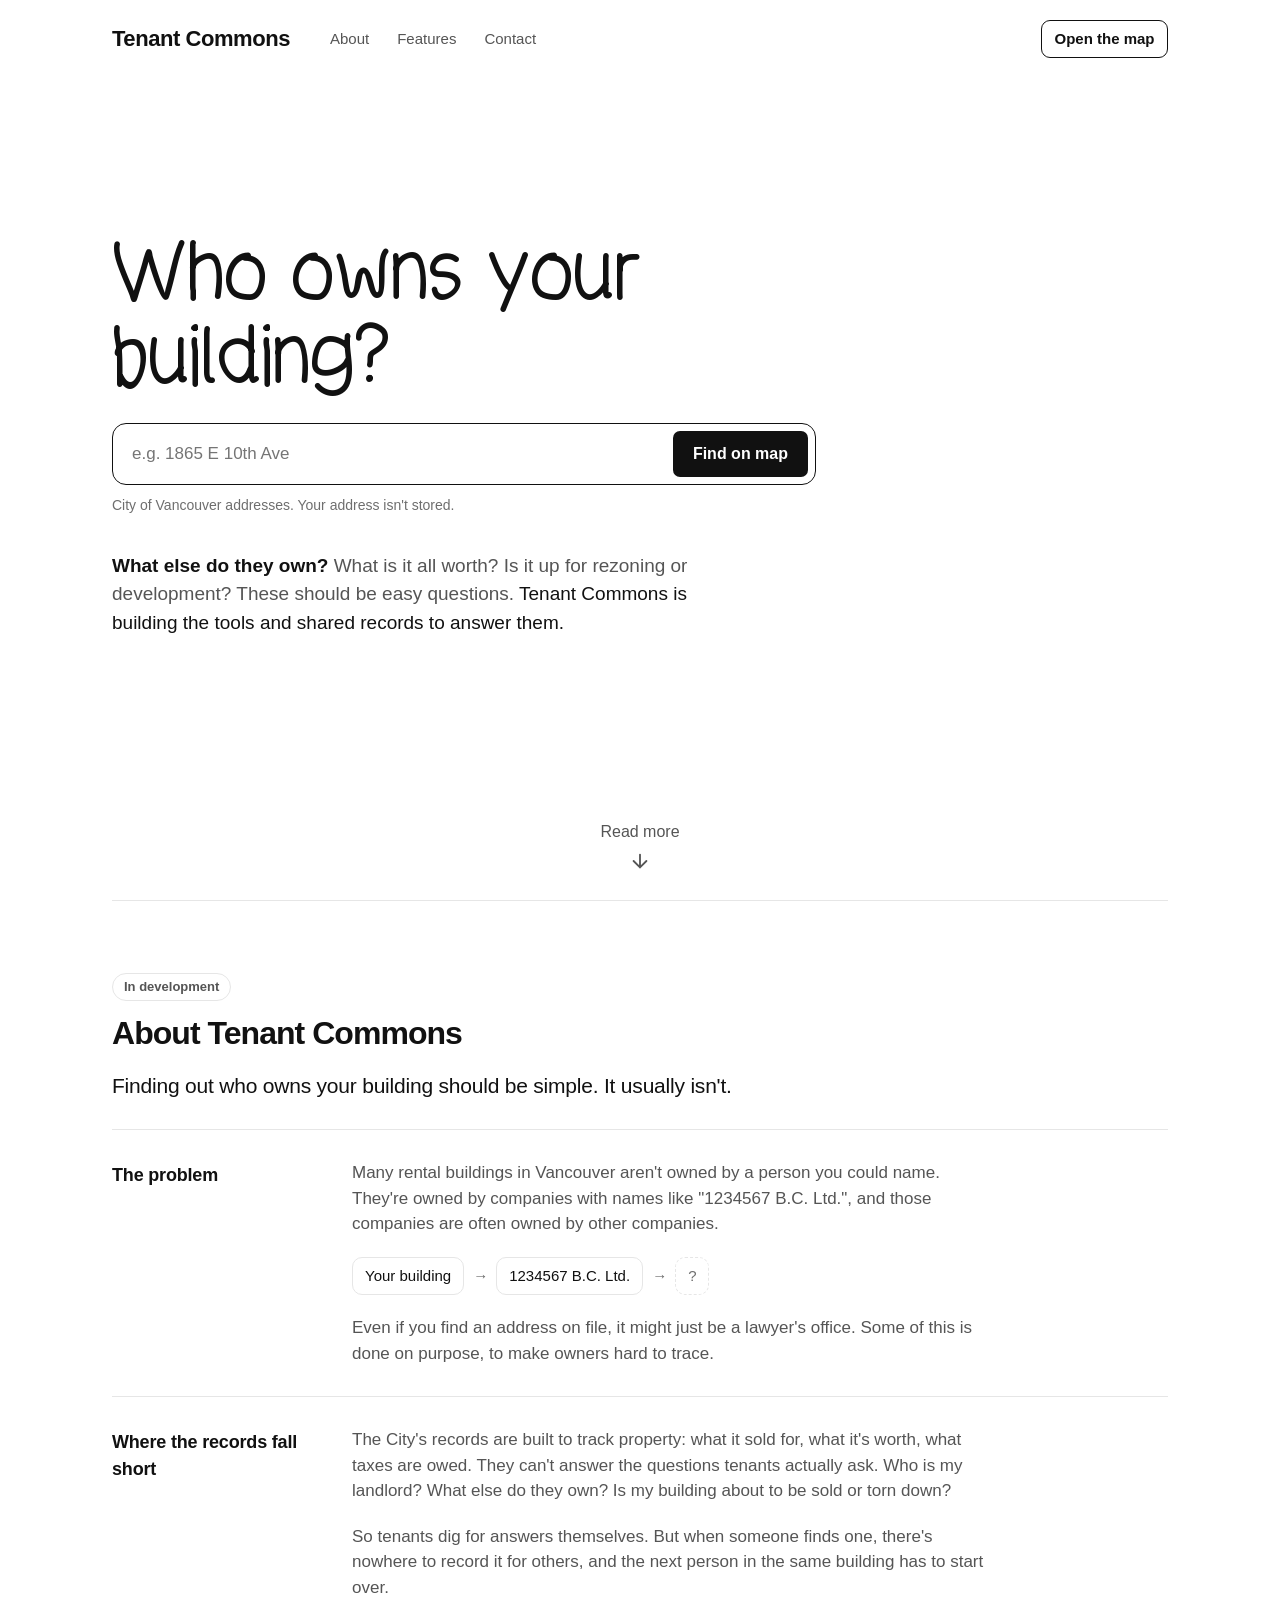
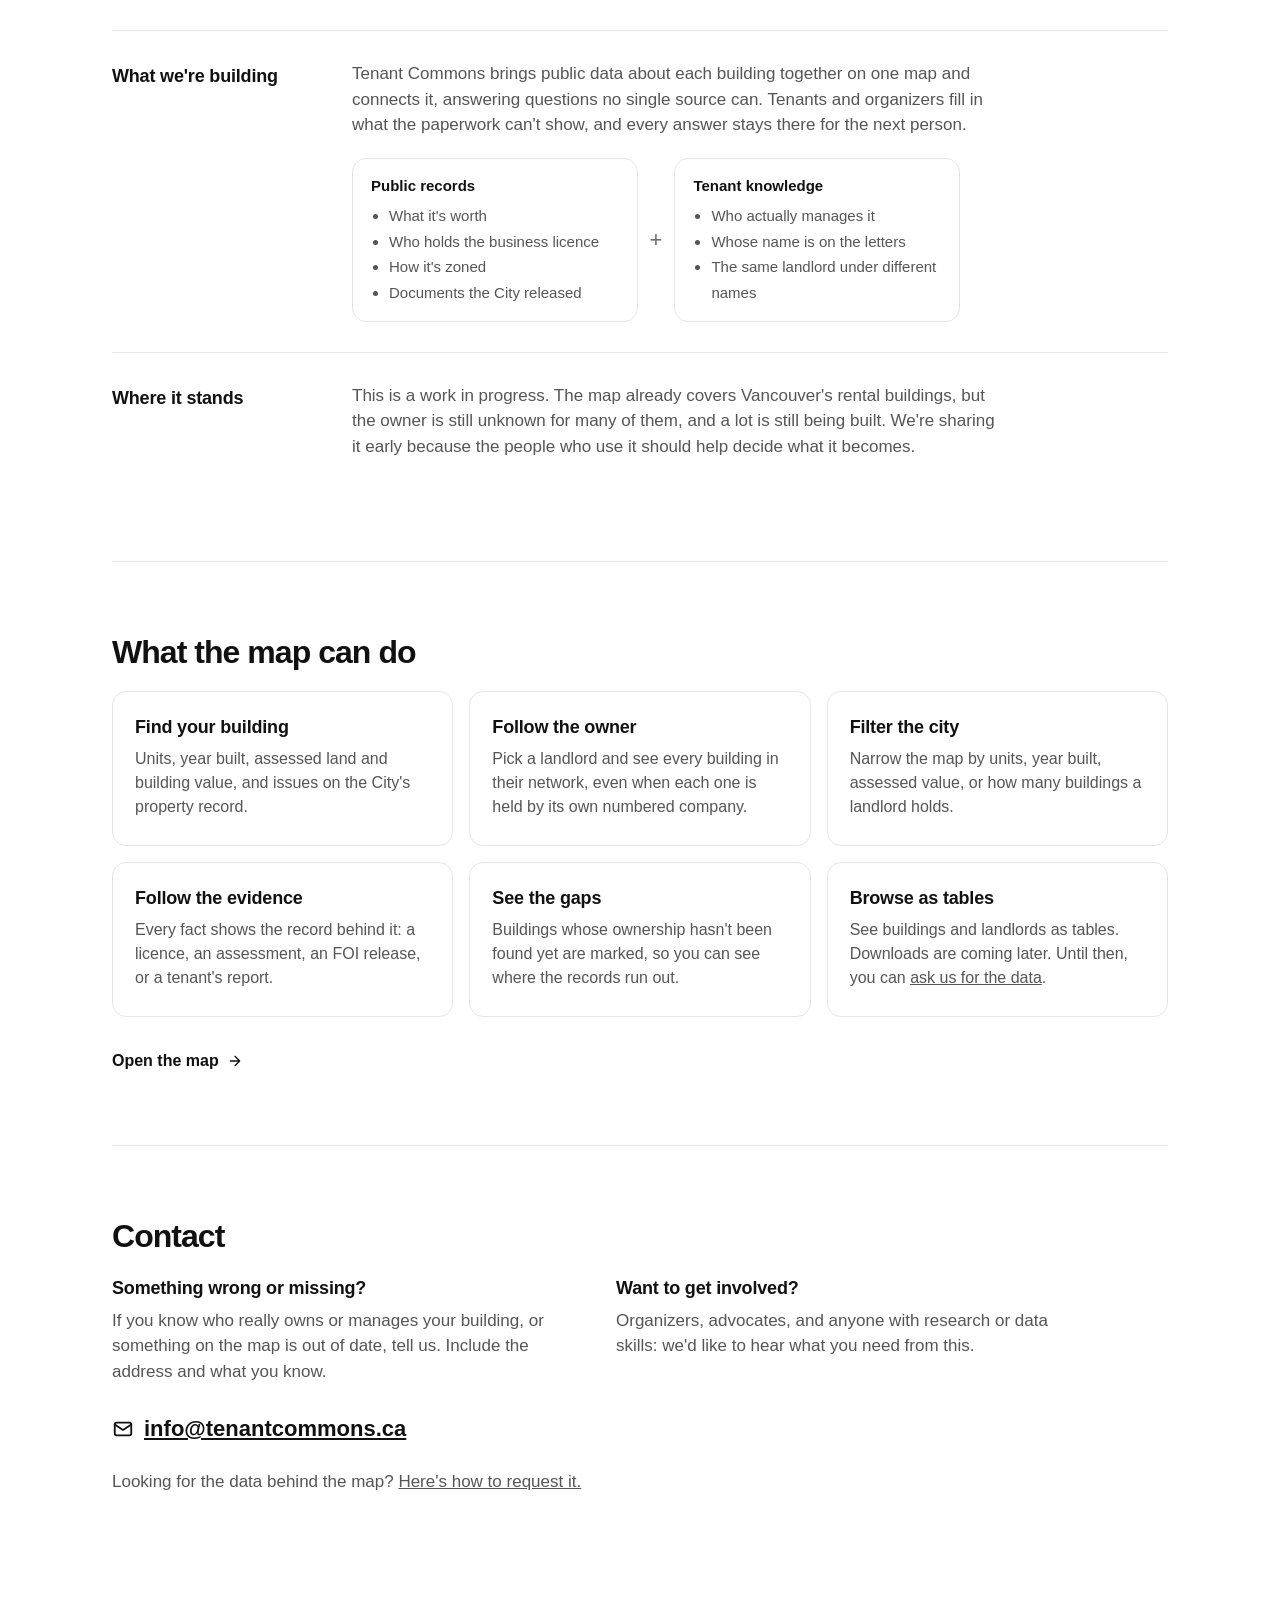
<file: index.html>
<!doctype html>
<html lang="en">
<head>
  <meta charset="utf-8">
  <meta name="viewport" content="width=device-width, initial-scale=1">
  <title>Tenant Commons</title>
  <meta name="description" content="Who owns your building? Tenant Commons combines public records and what tenants know into shared infrastructure for tenant organizing in Vancouver.">
  <link rel="icon" href="favicon.svg" type="image/svg+xml">
  <link rel="stylesheet" href="style.css">
  <script src="app.js" defer></script>
</head>
<body>
  <div class="wrap">
    <section class="hero">
      <header class="nav">
        <a class="brand" href="#">Tenant Commons</a>
        <nav aria-label="Main">
          <a href="#about">About</a>
          <a href="#features">Features</a>
          <a href="#contact">Contact</a>
          <a class="cta" href="https://map.tenantcommons.ca/">Open the map</a>
        </nav>
      </header>
      <main class="main">
        <h1>Who owns your building?</h1>
        <!-- Rando Sans draws its letters six ways: the default and stylistic sets ss01–ss05.
             Fonts always shape text the same way, so each letter picks one here, never the same as its neighbour's,
             and picks again every 800ms, like a hand-drawn animation. It holds still while someone types an address
             just below, and reduced motion keeps the first pick. Screen readers get the whole text from the label. -->
        <script>
          { const h1 = document.querySelector('h1');
            const letters = [...h1.textContent].map((c) => {
              if (c === ' ') return c;
              const span = document.createElement('span');
              span.textContent = c;
              span.setAttribute('aria-hidden', 'true');
              return span;
            });
            const spans = letters.filter((l) => typeof l !== 'string');
            function draw() {
              let prev = 0;
              for (const span of spans) {
                prev = (prev + 1 + Math.floor(Math.random() * 5)) % 6;
                span.style.fontFeatureSettings = prev ? `"ss0${prev}"` : '';
              }
            }
            h1.setAttribute('aria-label', h1.textContent);
            h1.replaceChildren(...letters);
            draw();
            let timer = 0;
            function wobble(on) {
              clearInterval(timer);
              if (on) timer = setInterval(draw, 800);
            }
            if (!matchMedia('(prefers-reduced-motion: reduce)').matches) {
              wobble(true);
              // The address box comes after this script, so its focus is caught as it bubbles.
              document.addEventListener('focusin', (e) => { if (e.target.id === 'address') wobble(false); });
              document.addEventListener('focusout', (e) => { if (e.target.id === 'address') wobble(true); });
            } }
        </script>
        <!-- Without JavaScript the form still opens the map, just not at the address. -->
        <form class="search" id="search" action="https://map.tenantcommons.ca/" method="get" autocomplete="off">
          <div class="box">
            <input id="address" type="text" placeholder="e.g. 1865 E 10th Ave"
                   aria-label="Your address" role="combobox" aria-autocomplete="list"
                   aria-expanded="false" aria-controls="suggestions" spellcheck="false">
            <button type="submit">Find on map</button>
          </div>
          <ul class="suggestions" id="suggestions" role="listbox" hidden></ul>
        </form>
        <p class="fine" id="status" aria-live="polite">City of Vancouver addresses. Your address isn't stored.</p>
        <p class="cont"><b>What else do they own?</b> What is it all worth? Is it up for rezoning or development? These should be easy questions. <i>Tenant Commons is building the tools and shared records to answer them.</i></p>
      </main>
      <a class="more" href="#about">Read more
        <svg viewBox="0 0 24 24" aria-hidden="true"><path d="M12 5v14M5 12l7 7 7-7"/></svg>
      </a>
    </section>

    <section id="about">
      <span class="tag">In development</span>
      <h2>About Tenant Commons</h2>
      <p class="lead">Finding out who owns your building should be simple. It usually isn't.</p>

      <div class="row">
        <h3>The problem</h3>
        <div>
          <p>Many rental buildings in Vancouver aren't owned by a person you could name. They're owned by companies with names like "1234567 B.C. Ltd.", and those companies are often owned by other companies.</p>
          <ol class="chain" aria-label="An ownership chain">
            <li>Your building</li><li>1234567 B.C. Ltd.</li><li class="unknown" aria-label="Unknown owner">?</li>
          </ol>
          <p>Even if you find an address on file, it might just be a lawyer's office. Some of this is done on purpose, to make owners hard to trace.</p>
        </div>
      </div>

      <div class="row">
        <h3>Where the records fall short</h3>
        <div>
          <p>The City's records are built to track property: what it sold for, what it's worth, what taxes are owed. They can't answer the questions tenants actually ask. Who is my landlord? What else do they own? Is my building about to be sold or torn down?</p>
          <p>So tenants dig for answers themselves. But when someone finds one, there's nowhere to record it for others, and the next person in the same building has to start over.</p>
        </div>
      </div>

      <div class="row">
        <h3>What we're building</h3>
        <div>
          <p>Tenant Commons brings public data about each building together on one map and connects it, answering questions no single source can. Tenants and organizers fill in what the paperwork can't show, and every answer stays there for the next person.</p>
          <div class="halves">
            <div><b>Public records</b><ul><li>What it's worth</li><li>Who holds the business licence</li><li>How it's zoned</li><li>Documents the City released</li></ul></div>
            <span class="plus" aria-hidden="true">+</span>
            <div><b>Tenant knowledge</b><ul><li>Who actually manages it</li><li>Whose name is on the letters</li><li>The same landlord under different names</li></ul></div>
          </div>
        </div>
      </div>

      <div class="row">
        <h3>Where it stands</h3>
        <p>This is a work in progress. The map already covers Vancouver's rental buildings, but the owner is still unknown for many of them, and a lot is still being built. We're sharing it early because the people who use it should help decide what it becomes.</p>
      </div>
    </section>

    <section id="features">
      <h2>What the map can do</h2>
      <ul class="cards">
        <li><h3>Find your building</h3><p>Units, year built, assessed land and building value, and issues on the City's property record.</p></li>
        <li><h3>Follow the owner</h3><p>Pick a landlord and see every building in their network, even when each one is held by its own numbered company.</p></li>
        <li><h3>Filter the city</h3><p>Narrow the map by units, year built, assessed value, or how many buildings a landlord holds.</p></li>
        <li><h3>Follow the evidence</h3><p>Every fact shows the record behind it: a licence, an assessment, an FOI release, or a tenant's report.</p></li>
        <li><h3>See the gaps</h3><p>Buildings whose ownership hasn't been found yet are marked, so you can see where the records run out.</p></li>
        <li><h3>Browse as tables</h3><p>See buildings and landlords as tables. Downloads are coming later. Until then, you can <a href="data-requests/">ask us for the data</a>.</p></li>
      </ul>
      <a class="go" href="https://map.tenantcommons.ca/">Open the map
        <svg viewBox="0 0 24 24" aria-hidden="true"><path d="M5 12h14M12 5l7 7-7 7"/></svg>
      </a>
    </section>

    <section id="contact">
      <h2>Contact</h2>
      <div class="pair">
        <div>
          <h3>Something wrong or missing?</h3>
          <p>If you know who really owns or manages your building, or something on the map is out of date, tell us. Include the address and what you know.</p>
        </div>
        <div>
          <h3>Want to get involved?</h3>
          <p>Organizers, advocates, and anyone with research or data skills: we'd like to hear what you need from this.</p>
        </div>
      </div>
      <p class="mail"><a href="mailto:info@tenantcommons.ca"><svg viewBox="0 0 24 24" aria-hidden="true"><rect x="3" y="5" width="18" height="14" rx="2"/><path d="m3 7 9 6 9-6"/></svg>info@tenantcommons.ca</a></p>
      <p>Looking for the data behind the map? <a href="data-requests/">Here's how to request it.</a></p>
    </section>
  </div>
</body>
</html>
</file>
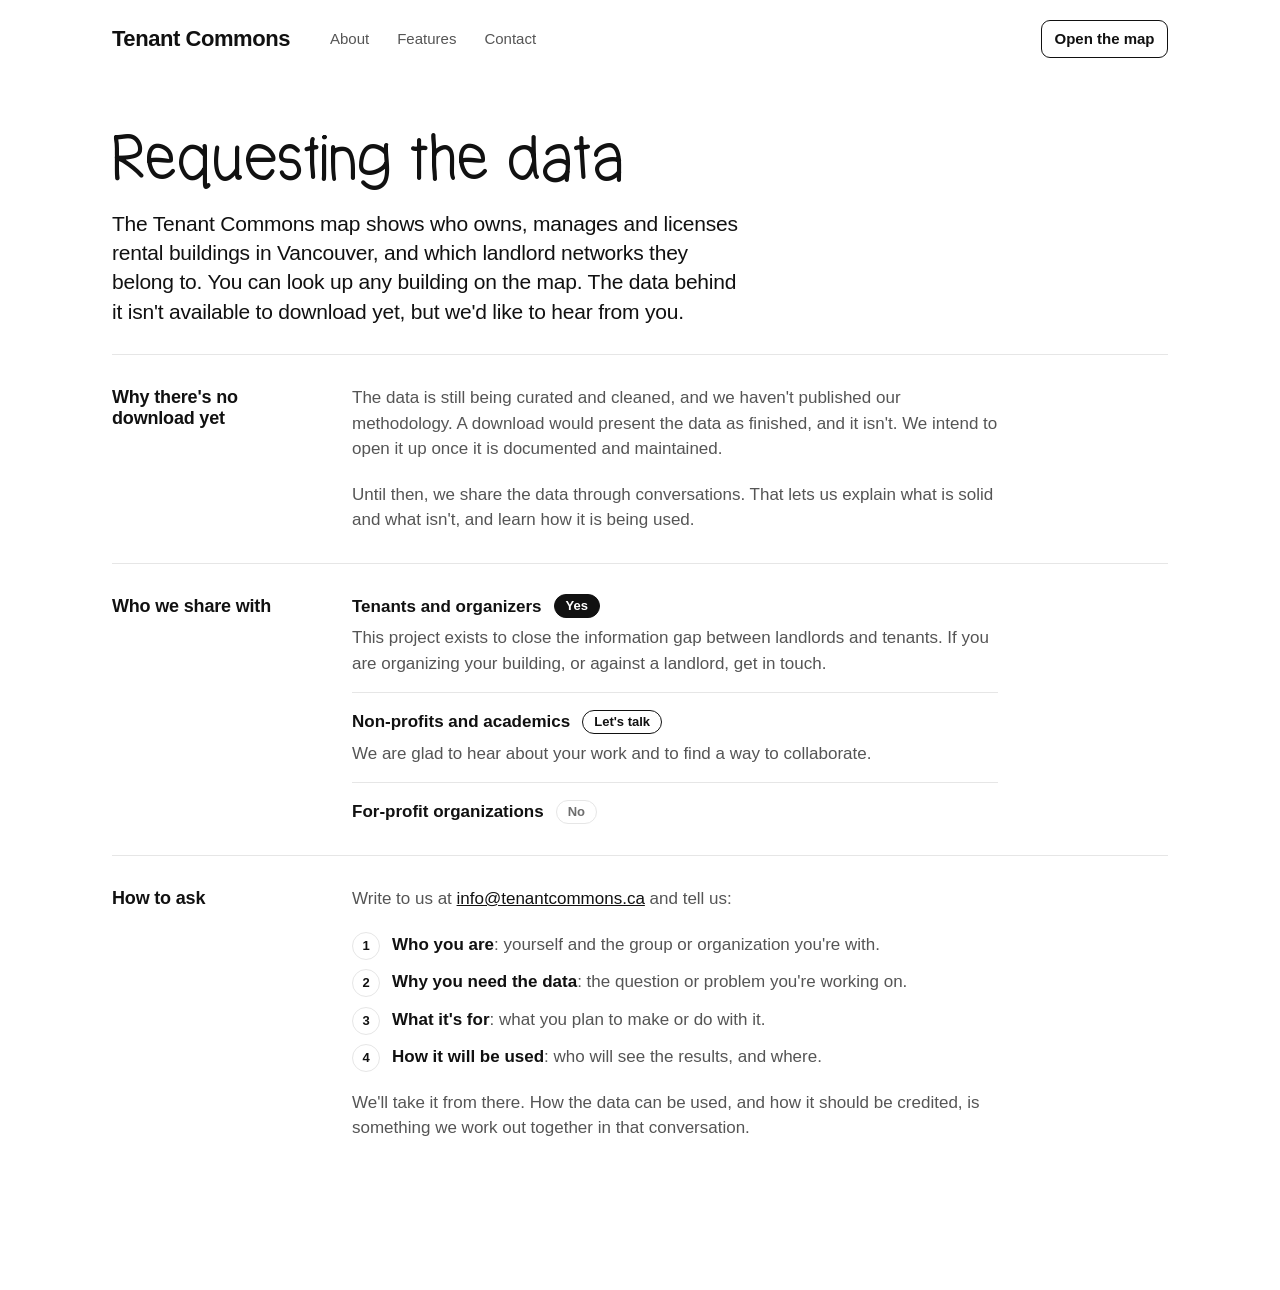
<file: data-requests/index.html>
<!doctype html>
<html lang="en">
<head>
  <meta charset="utf-8">
  <meta name="viewport" content="width=device-width, initial-scale=1">
  <title>Requesting the data · Tenant Commons</title>
  <meta name="description" content="The data behind the Tenant Commons map isn't available to download yet. Here is who we share it with and how to ask.">
  <link rel="icon" href="../favicon.svg" type="image/svg+xml">
  <link rel="stylesheet" href="../style.css">
</head>
<body>
  <div class="wrap">
    <header class="nav">
      <a class="brand" href="/">Tenant Commons</a>
      <nav aria-label="Main">
        <a href="/#about">About</a>
        <a href="/#features">Features</a>
        <a href="/#contact">Contact</a>
        <a class="cta" href="https://map.tenantcommons.ca/">Open the map</a>
      </nav>
    </header>

    <main>
      <section class="page">
        <h1>Requesting the data</h1>
        <p class="lead">The Tenant Commons map shows who owns, manages and licenses rental buildings in Vancouver, and which landlord networks they belong to. You can look up any building on the map. The data behind it isn't available to download yet, but we'd like to hear from you.</p>

        <div class="row">
          <h2>Why there's no download yet</h2>
          <div>
            <p>The data is still being curated and cleaned, and we haven't published our methodology. A download would present the data as finished, and it isn't. We intend to open it up once it is documented and maintained.</p>
            <p>Until then, we share the data through conversations. That lets us explain what is solid and what isn't, and learn how it is being used.</p>
          </div>
        </div>

        <div class="row">
          <h2>Who we share with</h2>
          <ul class="who">
            <li>
              <p class="head"><b>Tenants and organizers</b> <span class="answer yes">Yes</span></p>
              <p>This project exists to close the information gap between landlords and tenants. If you are organizing your building, or against a landlord, get in touch.</p>
            </li>
            <li>
              <p class="head"><b>Non-profits and academics</b> <span class="answer talk">Let's talk</span></p>
              <p>We are glad to hear about your work and to find a way to collaborate.</p>
            </li>
            <li>
              <p class="head"><b>For-profit organizations</b> <span class="answer no">No</span></p>
            </li>
          </ul>
        </div>

        <div class="row">
          <h2>How to ask</h2>
          <div>
            <p>Write to us at <a href="mailto:info@tenantcommons.ca?subject=Data%20request">info@tenantcommons.ca</a> and tell us:</p>
            <ol>
              <li><b>Who you are</b>: yourself and the group or organization you're with.</li>
              <li><b>Why you need the data</b>: the question or problem you're working on.</li>
              <li><b>What it's for</b>: what you plan to make or do with it.</li>
              <li><b>How it will be used</b>: who will see the results, and where.</li>
            </ol>
            <p>We'll take it from there. How the data can be used, and how it should be credited, is something we work out together in that conversation.</p>
          </div>
        </div>
      </section>
    </main>
  </div>
</body>
</html>
</file>
<file: style.css>
:root {
  color-scheme: light;
  --ink: #111;
  --soft: #555;
  --faint: #6e6e6e;
  --line: #e6e6e6;
  --hover: #f3f3f3;
  --bg: #fff;
  --display: "Rando Sans", -apple-system, BlinkMacSystemFont, "Segoe UI", Roboto, Arial, sans-serif;
}

/* Rando Sans by Beau Maher: 400 is "Artline". */
@font-face { font-family: "Rando Sans"; font-weight: 400; font-display: swap; src: url("fonts/RandoSans_400_Artline.ttf") format("truetype"); }

* { box-sizing: border-box; }
html { scroll-behavior: smooth; }
body {
  margin: 0;
  background: var(--bg);
  color: var(--ink);
  font: 16px/1.5 -apple-system, BlinkMacSystemFont, "Segoe UI", Roboto, Arial, sans-serif;
}

.wrap { max-width: 1120px; margin: 0 auto; padding: 0 32px; }
a { color: inherit; }
svg { width: 1em; height: 1em; fill: none; stroke: currentColor; stroke-width: 2; stroke-linecap: round; stroke-linejoin: round; }

/* The links follow the name; only the button sits at the right. */
.nav { display: flex; align-items: center; gap: 40px; padding: 20px 0; }
.brand { font-size: clamp(18px, 5.6vw, 22px); font-weight: 800; letter-spacing: -.02em; text-decoration: none; white-space: nowrap; }
.nav nav { flex: 1; display: flex; align-items: center; gap: 28px; font-size: 15px; }
.nav nav a { color: var(--soft); text-decoration: none; }
.nav nav a:hover { color: var(--ink); }
.nav .cta { color: var(--ink); background: var(--bg); border: 1.5px solid var(--ink); border-radius: 9px; padding: 6.5px 12.5px; font-weight: 600; white-space: nowrap; margin-left: auto; }
.nav nav a.cta:hover { background: var(--hover); }

/* The first screen: everything above "Read more". */
.hero { min-height: 100vh; min-height: 100svh; display: flex; flex-direction: column; }
.main { flex: 1; display: flex; flex-direction: column; justify-content: center; max-width: 44rem; padding: 24px 0 40px; }

/* "Who owns your" is about 6.6em wide: these sizes keep it on one line. */
h1 { font-family: var(--display); font-size: clamp(36px, 11vw, 80px); line-height: 1.05; font-weight: 400; margin: 0 0 28px; }

.search { position: relative; }
/* Inner corners are concentric with the box: inner radius = box radius - inset. */
.box { --inset: 7px; --radius: 14px; display: flex; align-items: center; gap: var(--inset); border: 1.5px solid var(--ink); border-radius: var(--radius); padding: var(--inset); background: var(--bg); }
.box:focus-within { box-shadow: 0 0 0 3px rgb(17 17 17 / .12); }
.box input { flex: 1; min-width: 0; height: 46px; border: 0; outline: 0; padding: 0 12px; line-height: normal; background: transparent; font: inherit; font-size: 17px; color: var(--ink); }
.box button { border: 0; border-radius: calc(var(--radius) - var(--inset)); background: var(--ink); color: #fff; font: inherit; font-weight: 600; padding: 0 20px; height: 46px; white-space: nowrap; cursor: pointer; }
.box button:disabled { opacity: .6; cursor: progress; }

.suggestions {
  position: absolute; z-index: 1; left: 0; right: 0; top: calc(100% + 6px);
  margin: 0; padding: 7px; list-style: none;
  background: var(--bg); border: 1.5px solid var(--line); border-radius: 14px;
  box-shadow: 0 8px 24px rgb(0 0 0 / .08);
}
/* Same size and left edge as the text in the box above. */
.suggestions li { padding: 10px 12px; border-radius: 7px; font-size: 17px; cursor: pointer; }
.suggestions li[aria-selected="true"], .suggestions li:hover { background: var(--hover); }

.fine { font-size: 14px; color: var(--faint); margin: 10px 0 0; }
.fine.error { color: #b42318; }

.cont { font-size: 19px; line-height: 1.5; color: var(--soft); margin: 36px 0 0; max-width: 32em; }
.cont b { color: var(--ink); font-weight: 600; }
.cont i { color: var(--ink); font-style: normal; }

.more { align-self: center; display: flex; flex-direction: column; align-items: center; gap: 6px; color: var(--soft); text-decoration: none; font-size: 16px; font-weight: 500; padding: 18px 0 28px; }
.more svg { width: 22px; height: 22px; transition: transform .2s; }
.more:hover { color: var(--ink); }
.more:hover svg { transform: translateY(3px); }

#about, #features, #contact { border-top: 1px solid var(--line); padding: 72px 0; }
#contact { padding-bottom: 120px; }
h2 { font-size: 32px; letter-spacing: -.03em; line-height: 1.15; margin: 0 0 20px; }
h3 { font-size: 18px; letter-spacing: -.01em; margin: 0 0 6px; }
section p { font-size: 17px; color: var(--soft); max-width: 38em; margin: 0 0 20px; }

.tag { display: inline-block; font-size: 13px; font-weight: 600; color: var(--soft); border: 1.5px solid var(--line); border-radius: 99px; padding: 3px 11px; margin-bottom: 14px; }

/* About: one labelled row per idea. */
.lead { font-size: 21px; line-height: 1.4; letter-spacing: -.01em; color: var(--ink); max-width: 30em; margin: 0 0 28px; }
.row { display: grid; grid-template-columns: 200px 1fr; gap: 40px; padding: 30px 0; border-top: 1px solid var(--line); }
.row h3 { margin-top: 2px; }
.row p:last-child { margin-bottom: 0; }
/* The chain and the two boxes below respond to this column's width, not the window's. */
.row > div { container-type: inline-size; }

/* The arrows sit in the gaps between boxes. */
.chain { list-style: none; display: flex; flex-wrap: wrap; align-items: center; gap: 10px 32px; margin: 0 0 20px; padding: 0; font-size: 15px; }
.chain li { position: relative; border: 1.5px solid var(--line); border-radius: 10px; padding: 7px 12px; }
.chain li + li::before { content: "→"; position: absolute; left: -24px; top: 50%; transform: translateY(-50%); color: var(--faint); }
.chain li.unknown { border-style: dashed; color: var(--faint); }

.halves { display: grid; grid-template-columns: 1fr auto 1fr; gap: 12px; max-width: 38em; }
.halves > div { border: 1.5px solid var(--line); border-radius: 14px; padding: 16px 18px; }
.halves b { display: block; font-size: 15px; margin-bottom: 6px; }
.halves ul { margin: 0; padding-left: 18px; font-size: 15px; line-height: 1.7; color: var(--soft); }
.halves .plus { align-self: center; font-size: 22px; color: var(--faint); }

/* Side by side, the chain needs about 360px and the boxes about 480px. */
@container (max-width: 560px) {
  .chain { flex-direction: column; gap: 26px; }
  .chain li + li::before { content: "↓"; left: 50%; top: -24px; transform: translateX(-50%); }
  .halves { grid-template-columns: 1fr; }
  .halves .plus { justify-self: center; }
}

.cards { list-style: none; margin: 0 0 32px; padding: 0; display: grid; grid-template-columns: repeat(auto-fill, minmax(280px, 1fr)); gap: 16px; }
.cards li { border: 1.5px solid var(--line); border-radius: 14px; padding: 22px 22px 6px; }
.cards p { font-size: 16px; }

.go { display: inline-flex; align-items: center; gap: 8px; font-weight: 600; text-decoration: none; }
.go svg { transition: transform .2s; }
.go:hover svg { transform: translateX(3px); }

.pair { display: grid; grid-template-columns: repeat(auto-fit, minmax(280px, 1fr)); gap: 16px 48px; max-width: 60rem; }
.mail { font-size: 22px; font-weight: 600; margin-top: 8px; }
.mail a { color: var(--ink); display: inline-flex; align-items: center; gap: 10px; }
.mail svg { flex: none; }

/* Data requests: a page of its own, laid out like About. Its row labels are h2s sized like About's h3s. */
.page { padding: 48px 0 120px; }
.page h1 { font-size: clamp(36px, 8vw, 60px); margin-bottom: 20px; }
.page .row h2 { font-size: 18px; letter-spacing: -.01em; margin: 2px 0 6px; }
.page ol, .who { font-size: 17px; color: var(--soft); max-width: 38em; margin: 0 0 20px; }
.page li b { color: var(--ink); font-weight: 600; }
.page a { color: var(--ink); }

/* Each audience, then its answer as a pill: filled for yes, outlined for "let's talk", grey for no. */
.who { list-style: none; padding: 0; }
.who li { padding: 16px 0; border-top: 1px solid var(--line); }
.who li:first-child { padding-top: 0; border-top: 0; }
.who li:last-child { padding-bottom: 0; }
.who p { margin: 6px 0 0; }
.who p.head { display: flex; flex-wrap: wrap; align-items: center; gap: 6px 12px; margin: 0; }
.answer { font-size: 13px; font-weight: 600; line-height: 1.4; border: 1.5px solid var(--ink); border-radius: 99px; padding: 2px 11px; white-space: nowrap; color: var(--ink); }
.answer.yes { background: var(--ink); color: #fff; }
.answer.no { border-color: var(--line); color: var(--faint); }

/* The four questions, numbered in circles. */
.page ol { list-style: none; padding: 0; counter-reset: ask; }
.page ol li { counter-increment: ask; position: relative; padding-left: 40px; margin-bottom: 12px; }
.page ol li::before { content: counter(ask); position: absolute; left: 0; top: 0; width: 26px; height: 26px; display: grid; place-items: center; border: 1.5px solid var(--line); border-radius: 50%; font-size: 13px; font-weight: 600; color: var(--ink); }
.page .row > :last-child { margin-bottom: 0; }

/* Too narrow for a label column: each label goes above its text. */
@media (max-width: 860px) {
  .row { grid-template-columns: 1fr; gap: 10px; padding: 24px 0; }
}

/* The section links need about 640px beside the name and button; "Read more" leads to them. */
@media (max-width: 720px) {
  .nav nav a:not(.cta) { display: none; }
}

@media (max-width: 560px) {
  .wrap { padding: 0 16px; }
  .nav { gap: 12px; padding: 16px 0; }
  .nav .cta { padding: 5.5px 10.5px; font-size: 14px; }
  .box { flex-direction: column; align-items: stretch; }
  .cont { font-size: 17px; }
  .lead { font-size: 19px; }
  #about, #features, #contact { padding: 48px 0; }
  #contact { padding-bottom: 80px; }
  .page { padding: 32px 0 80px; }
  .mail { font-size: 19px; }
}
</file>
